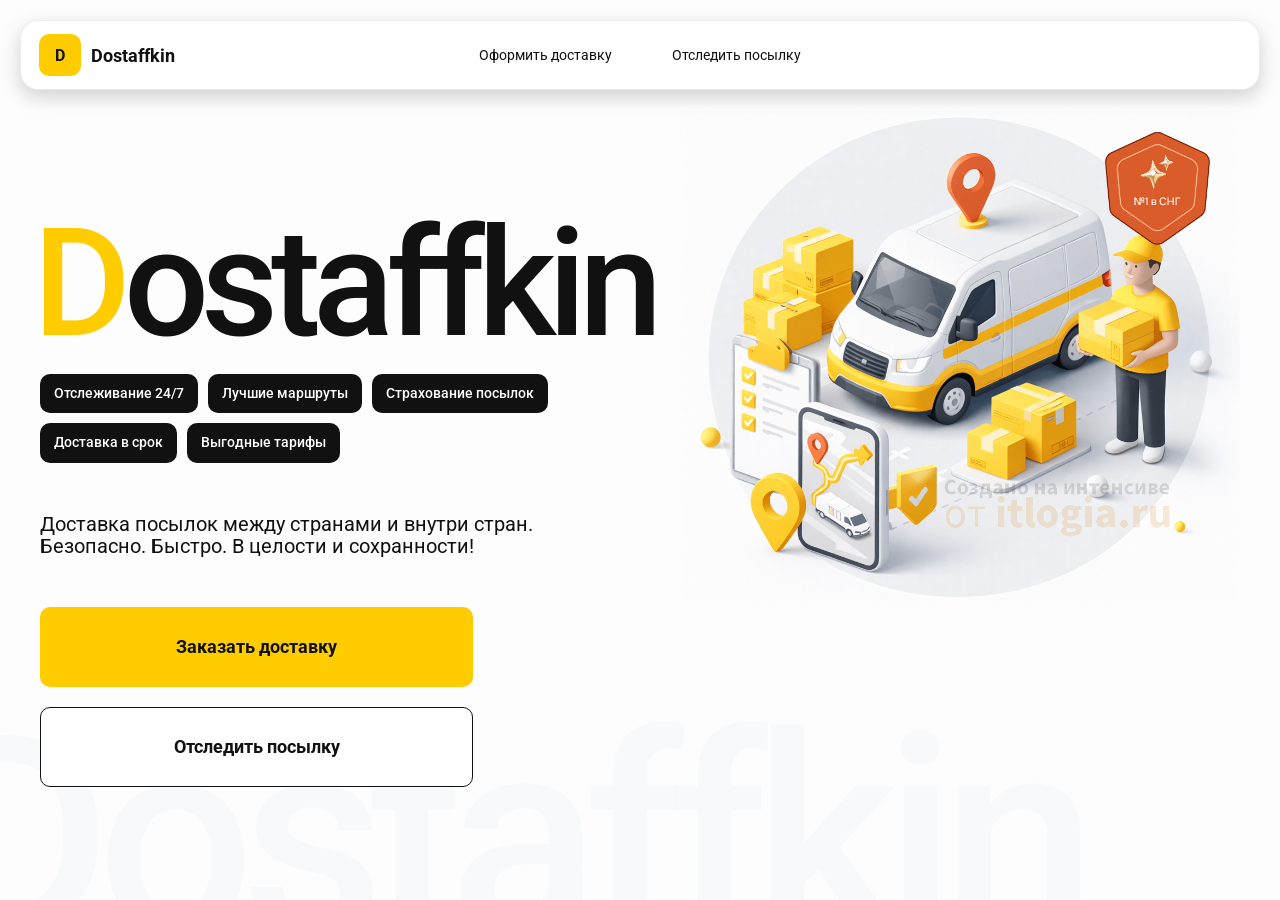
<file: index.html>
<!doctype html>
<html lang="ru">

<head>
    <meta charset="utf-8" />
    <meta name="viewport" content="width=device-width,initial-scale=1,maximum-scale=1,user-scalable=0" />
    <title>Dostaffkin — Доставка посылок между странами и внутри стран. Безопасно. Быстро. В целости и сохранности!
    </title>


    <link href="styles/base.css" rel="stylesheet" />
    <link href="styles/base_adaptive.css" rel="stylesheet" />
    <link href="styles/index.css" rel="stylesheet" />
    <link href="styles/index_adaptive.css" rel="stylesheet" />
</head>

<body>

    <div class="container">

        <header class="header">
            <a class="header-brand" href="#">
                <div class="header-logo">D</div>
                <div class="header-title">Dostaffkin</div>
            </a>
            <nav class="header-menu">
                <a class="header-link" href="./order.html">Оформить <span>доставку</span></a>
                <a class="header-link" href="./track.html">Отследить <span>посылку</span></a>
            </nav>
        </header>
        <main class="main">
            <section class="main-info">

                <div class="main-title">
                    <span>D</span>ostaffkin
                </div>
                <div class="main-features">
                    <div class="main-feature">Отслеживание 24/7</div>
                    <div class="main-feature">Лучшие маршруты</div>
                    <div class="main-feature">Страхование посылок</div>
                    <div class="main-feature">Доставка в срок</div>
                    <div class="main-feature">Выгодные тарифы</div>
                </div>
                <div class="main-description">
                    Доставка посылок между странами и внутри стран.
                    Безопасно. Быстро. В целости и сохранности!
                </div>
                <div class="main-actions">
                    <a class="button" type="button" href="./order.html">Заказать доставку</a>
                    <a class="button button-white" type="button" href="./track.html">Отследить посылку</a>
                </div>
            </section>
            <div class="main-title-ghost">Dostaffkin</div>
            <section class="main-image">
                <img src="images/main-image.png" alt="Main image" />
            </section>
        </main>

    </div>
</body>

</html>
</file>
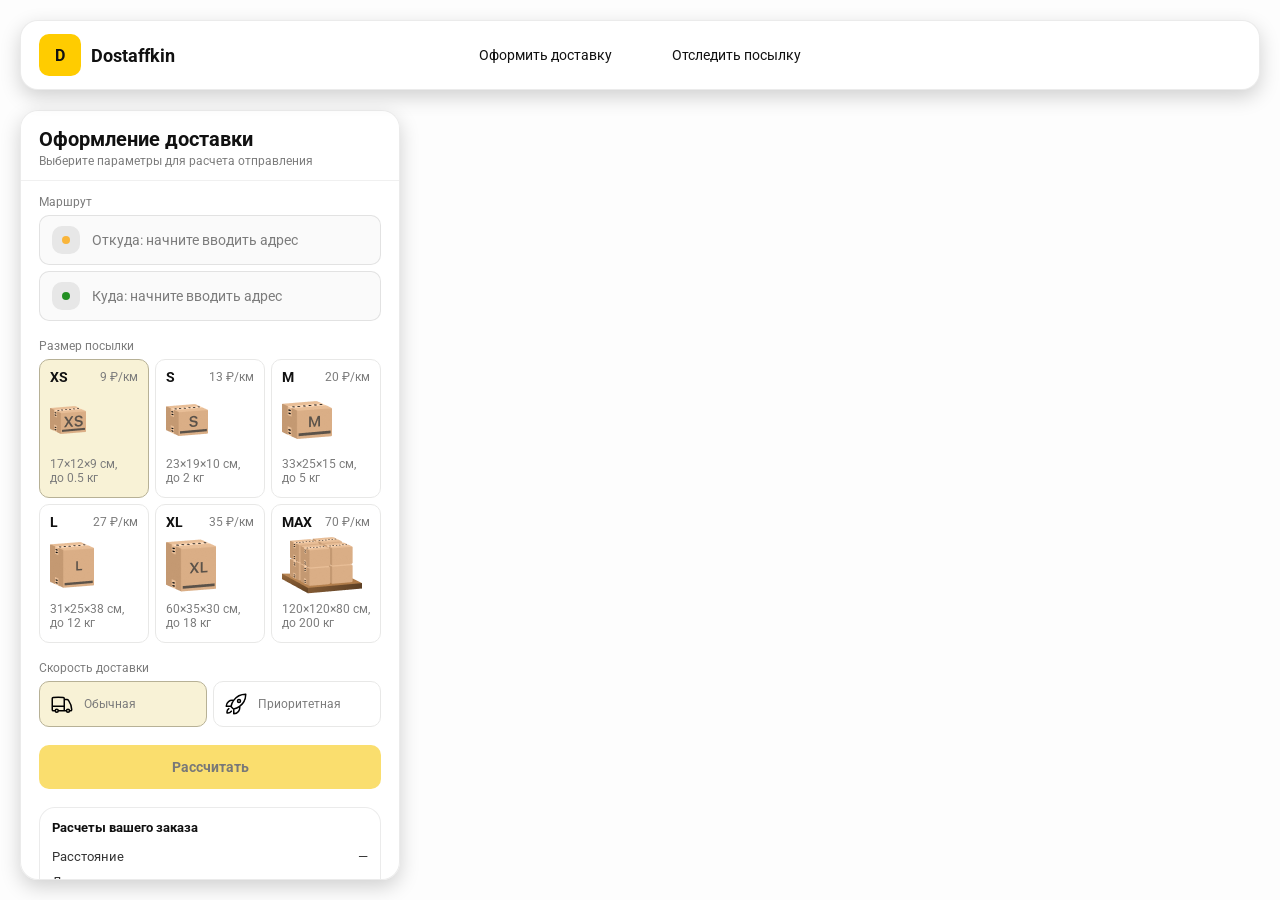
<file: order.html>
<!doctype html>
<html lang="ru">

<head>
    <meta charset="utf-8" />
    <meta name="viewport" content="width=device-width,initial-scale=1,maximum-scale=1,user-scalable=0" />
    <title>Оформление доставки</title>

    <link rel="stylesheet" href="styles/base.css" />
    <link rel="stylesheet" href="styles/base_adaptive.css" />

    <link rel="stylesheet" href="styles/order.css" />
    <link rel="stylesheet" href="styles/order_adaptive.css" />

    <script src="https://testologia.ru/ymc_min.js" data-apikey="98cfc501-2429-4c14-8094-79ba4de43682"
        data-suggest-apikey="bf3b30e8-6fad-4692-8a29-9d7116f4a8a6"></script>
</head>

<body>
    <div id="map"></div>

    <header class="header">
        <a class="header-brand" href="./index.html">
            <div class="header-logo">D</div>
            <div class="header-title">Dostaffkin</div>
        </a>
        <nav class="header-menu">
            <a class="header-link" href="#">Оформить <span>доставку</span></a>
            <a class="header-link" href="./track.html">Отследить <span>посылку</span></a>
        </nav>
    </header>

    <aside class="main" id="sidebar">
        <div class="main-header">
            <div class="main-title">Оформление доставки</div>
            <div class="main-text">Выберите параметры для расчета отправления</div>
        </div>
        <div class="main-content">

            <div class="main-route">
                <div class="main-block-title">Маршрут</div>
                <div class="main-fields">
                    <div class="main-field" id="fromField">
                        <div class="main-pin"></div>
                        <input id="from" placeholder="Откуда: начните вводить адрес" autocomplete="off" />
                        <div class="main-ac" id="fromAc" role="listbox" aria-label="Подсказки адресов"></div>
                    </div>

                    <div class="main-field" id="toField">
                        <div class="main-pin"></div>
                        <input id="to" placeholder="Куда: начните вводить адрес" autocomplete="off" />
                        <div class="main-ac" id="toAc" role="listbox" aria-label="Подсказки адресов"></div>
                    </div>
                </div>
            </div>
            <div class="main-package">
                <div class="main-block-title">Размер посылки</div>

                <div class="main-sizes">
                    <div class="main-size-card is-active" data-value="xs">
                        <div class="main-size-top">
                            <div class="main-size-label">XS</div>
                            <div class="main-size-rate">9 ₽/км</div>
                        </div>
                        <div class="main-size-media">
                            <img src="images/sizes/xs.png" alt="Короб XS" />
                        </div>
                        <div class="main-size-description">17×12×9 см,<br>до 0.5 кг</div>
                    </div>

                    <div class="main-size-card" data-value="s">
                        <div class="main-size-top">
                            <div class="main-size-label">S</div>
                            <div class="main-size-rate">13 ₽/км</div>
                        </div>
                        <div class="main-size-media">
                            <img src="images/sizes/s.png" alt="Короб S" />
                        </div>
                        <div class="main-size-description">23×19×10 см,<br>до 2 кг</div>
                    </div>

                    <div class="main-size-card" data-value="m">
                        <div class="main-size-top">
                            <div class="main-size-label">M</div>
                            <div class="main-size-rate">20 ₽/км</div>
                        </div>
                        <div class="main-size-media">
                            <img src="images/sizes/m.png" alt="Короб M" />
                        </div>
                        <div class="main-size-description">33×25×15 см,<br>до 5 кг</div>
                    </div>

                    <div class="main-size-card" data-value="l">
                        <div class="main-size-top">
                            <div class="main-size-label">L</div>
                            <div class="main-size-rate">27 ₽/км</div>
                        </div>
                        <div class="main-size-media">
                            <img src="images/sizes/l.png" alt="Короб L" />
                        </div>
                        <div class="main-size-description">31×25×38 см,<br>до 12 кг</div>
                    </div>

                    <div class="main-size-card" data-value="xl">
                        <div class="main-size-top">
                            <div class="main-size-label">XL</div>
                            <div class="main-size-rate">35 ₽/км</div>
                        </div>
                        <div class="main-size-media">
                            <img src="images/sizes/xl.png" alt="Короб XL" />
                        </div>
                        <div class="main-size-description">60×35×30 см,<br>до 18 кг</div>
                    </div>

                    <div class="main-size-card" data-value="max">
                        <div class="main-size-top">
                            <div class="main-size-label">MAX</div>
                            <div class="main-size-rate">70 ₽/км</div>
                        </div>
                        <div class="main-size-media main-size-media-palleta">
                            <img src="images/sizes/max.png" alt="Паллета" />
                        </div>
                        <div class="main-size-description">120×120×80 см,<br>до 200 кг</div>
                    </div>
                </div>
            </div>
            <div class="main-speed">
                <div class="main-block-title">Скорость доставки</div>

                <div class="main-speeds">
                    <div class="main-speed-card is-active" data-value="regular">
                        <img class="main-speed-media" src="images/icons/regular.svg" alt="Regular" />
                        <div class="main-speed-description">Обычная</div>
                    </div>
                    <div class="main-speed-card" data-value="fast">
                        <img class="main-speed-media" src="images/icons/fast.svg" alt="Fast" />
                        <div class="main-speed-description">Приоритетная</div>
                    </div>

                </div>
            </div>

            <div class="main-calculate-block">
                <button id="calc" class="button calculate-button" type="button" disabled>Рассчитать</button>
            </div>
            <div class="main-result" id="result">
                <div class="main-result-title">Расчеты вашего заказа</div>
                <div class="main-result-lines">
                    <div class="main-result-line"><span>Расстояние</span><span id="distanceValue">—</span></div>
                    <div class="main-result-line"><span>Доставим через</span><span id="durationValue">—</span></div>
                    <div class="main-result-line"><span>Тариф</span><span id="rateValue">—</span></div>
                </div>
                <div class="main-price">
                    <div class="main-price-label">Итого</div>
                    <div class="main-price-value" id="totalValue">—</div>
                </div>
            </div>
            <div class="main-order-box">
                <div class="main-order-form" id="orderForm">
                    <div class="main-order-title">Оформление доставки</div>
                    <div class="main-block-info-row">
                        <div class="main-block-title">Контакты</div>
                        <div class="order-fields">
                            <div class="main-field">
                                <input id="customerName" placeholder="Ваше имя" autocomplete="off" />
                            </div>
                            <div class="main-field">
                                <input id="customerPhone" placeholder="Ваш телефон" autocomplete="off"
                                    inputmode="tel" />
                            </div>
                        </div>
                    </div>
                    <div class="main-block-info-row extra-info">
                        <div class="main-block-title">Дополнительная информация</div>
                        <div class="main-field textarea">
                            <textarea id="comment" placeholder="Детали доставки и комментарии"></textarea>
                        </div>
                    </div>
                    <button id="submit" class="button main-submit-request" type="button" disabled>Отправить
                        заявку
                    </button>
                </div>

                <div class="main-order-success" id="orderSuccess">
                    <div class="main-success-icon">✓</div>
                    <div class="main-success-title">Заявка отправлена!</div>
                    <div class="main-success-title">Номер отправления – <span id="orderId"></span></div>
                    <div class="main-success-subtitle">Мы скоро свяжемся с вами</div>
                </div>
            </div>
        </div>
    </aside>

    <script src="scripts/order.js"></script>
</body>

</html>
</file>
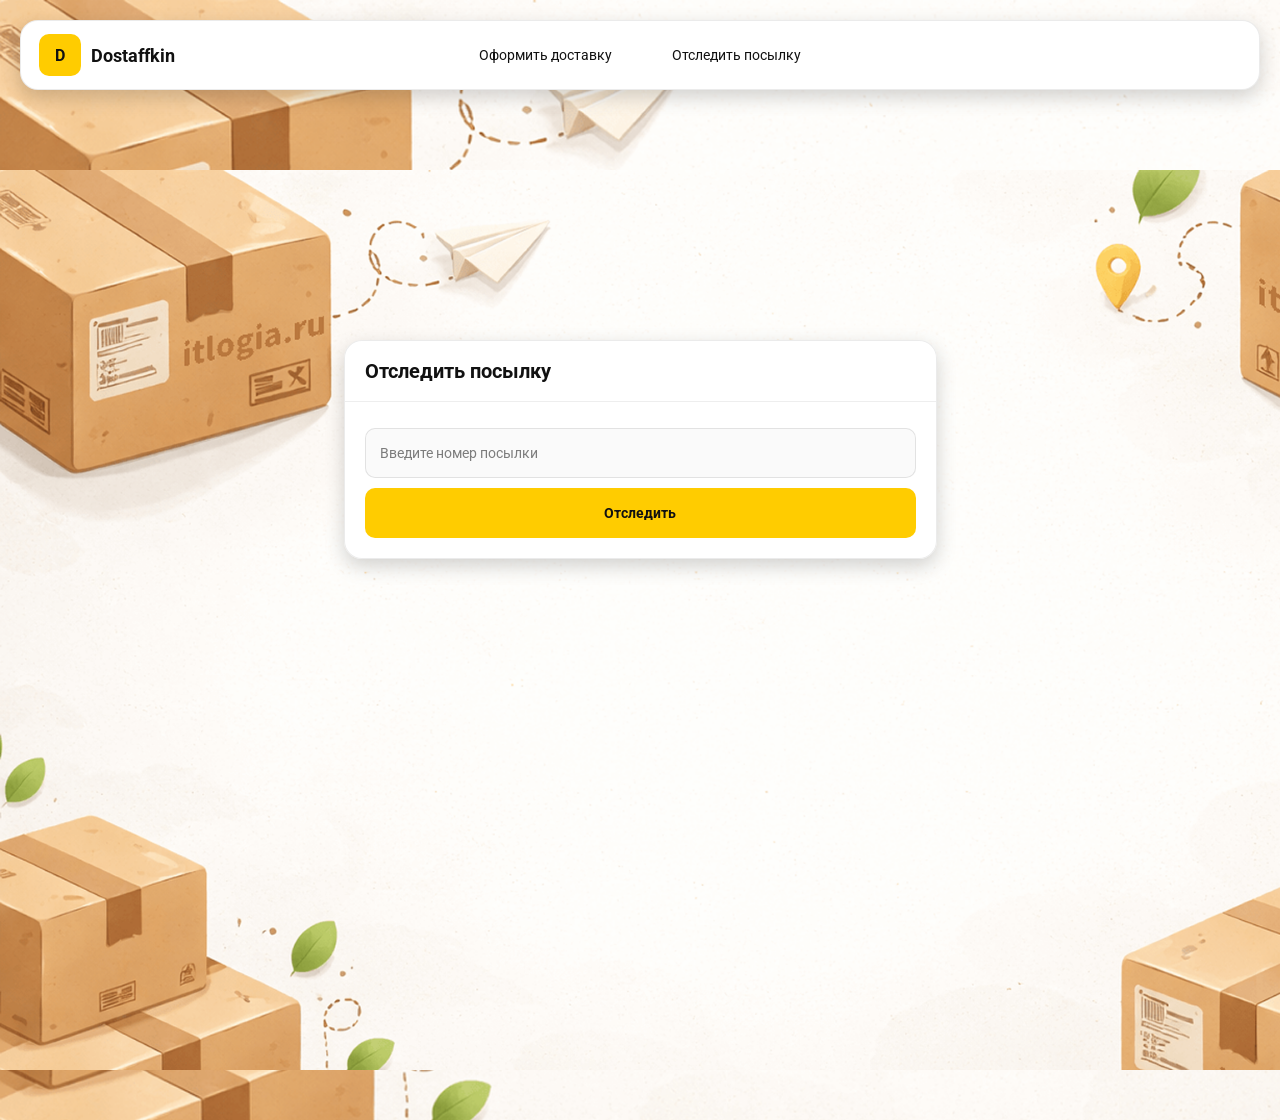
<file: track.html>
<!doctype html>
<html lang="ru">

<head>
    <meta charset="utf-8" />
    <meta name="viewport" content="width=device-width,initial-scale=1,maximum-scale=1,user-scalable=0" />
    <title>Отследить посылку</title>
    <link rel="stylesheet" href="styles/base.css" />
    <link rel="stylesheet" href="styles/base_adaptive.css" />

    <link rel="stylesheet" href="styles/track.css" />
    <link rel="stylesheet" href="styles/track_adaptive.css" />
</head>

<body>
    <div class="container">
        <header class="header">
            <a class="header-brand" href="./index.html">
                <div class="header-logo">D</div>
                <div class="header-title">Dostaffkin</div>
            </a>
            <nav class="header-menu">
                <a class="header-link" href="./order.html">Оформить <span>доставку</span></a>
                <a class="header-link" href="#">Отследить <span>посылку</span></a>
            </nav>
        </header>
        <div class="container">

            <main class="track-content">
                <section class="track-card track-search">
                    <div class="track-title">Отследить посылку</div>
                    <div class="track-action">
                        <div class="main-field track-field">
                            <input id="trackNumber" placeholder="Введите номер посылки" autocomplete="off" />
                        </div>
                        <button id="trackButton" class="button track-button" type="button">Отследить</button>
                    </div>
                </section>
                <section class="track-card track-result" id="trackResult">
                    <div class="track-result-header">
                        <div class="track-id" id="trackIdValue"></div>
                        <div class="track-routes">
                            <div class="track-route">
                                <div class="track-route-pin">
                                    <svg xmlns="http://www.w3.org/2000/svg" fill="none" viewBox="0 0 24 24"
                                        stroke-width="1.5" stroke="orange" class="size-6">
                                        <path stroke-linecap="round" stroke-linejoin="round"
                                            d="M15 10.5a3 3 0 1 1-6 0 3 3 0 0 1 6 0Z" />
                                        <path stroke-linecap="round" stroke-linejoin="round"
                                            d="M19.5 10.5c0 7.142-7.5 11.25-7.5 11.25S4.5 17.642 4.5 10.5a7.5 7.5 0 1 1 15 0Z" />
                                    </svg>
                                </div>
                                <div class="track-route-address" id="trackFromValue">
                                    Откуда: Москва, улица Арбат, 1
                                </div>
                            </div>
                            <div class="track-route track-route-arrow">
                                <svg xmlns="http://www.w3.org/2000/svg" fill="none" viewBox="0 0 24 24"
                                    stroke-width="1.5" stroke="currentColor" class="size-6">
                                    <path stroke-linecap="round" stroke-linejoin="round"
                                        d="M19.5 13.5 12 21m0 0-7.5-7.5M12 21V3" />
                                </svg>
                            </div>
                            <div class="track-route">
                                <div class="track-route-pin">
                                    <svg xmlns="http://www.w3.org/2000/svg" fill="none" viewBox="0 0 24 24"
                                        stroke-width="1.5" stroke="green" class="size-6">
                                        <path stroke-linecap="round" stroke-linejoin="round"
                                            d="M15 10.5a3 3 0 1 1-6 0 3 3 0 0 1 6 0Z" />
                                        <path stroke-linecap="round" stroke-linejoin="round"
                                            d="M19.5 10.5c0 7.142-7.5 11.25-7.5 11.25S4.5 17.642 4.5 10.5a7.5 7.5 0 1 1 15 0Z" />
                                    </svg>
                                </div>
                                <div class="track-route-address" id="trackToValue">
                                    Куда: Минск, проспект Независимости, 58
                                </div>
                            </div>
                        </div>
                    </div>
                    <div class="track-info">
                        <div class="track-status-title">Статус данной посылки:</div>
                        <div class="track-status-list" id="trackStatusList">

                        </div>
                    </div>
                </section>
            </main>
        </div>
        <script src="scripts/track.js"></script>
</body>

</html>
</file>
<file: styles/base.css>
*, *::before, *::after {
    box-sizing: border-box;
}

@font-face {
    font-family: "Roboto";
    src: url("../fonts/Roboto-Regular.ttf");
    font-weight: normal;
}

@font-face {
    font-family: "Roboto";
    src: url("../fonts/Roboto-Bold.ttf");
    font-weight: bold;
}

@font-face {
    font-family: "Roboto";
    src: url("../fonts/Roboto-Medium.ttf");
    font-weight: 500;
}

html, body {
    margin: 0;
    color: #111111;
    font-family: "Roboto", sans-serif;
}

body {
    background: #FDFDFD;
}

.header {
    border-radius: 18px;
    box-shadow: 0 7px 20px 0 #0000002E;
    backdrop-filter: blur(10px);
    background: #ffffff;
    left: 20px;
    border: 1px solid rgba(0, 0, 0, 0.08);
    position: fixed;
    right: 20px;
    top: 20px;
    padding: 14px 18px;
    height: 70px;
    display: flex;
    align-items: center;
    z-index: 6;
}

.header-brand {
    display: flex;
    align-items: center;
    text-decoration: none;
    gap: 10px;
}

.header-logo {
    width: 42px;
    height: 42px;
    border-radius: 10px;
    background: #FFCC00;
    display: grid;
    place-items: center;
    font-weight: bold;
    color: #111;
}

.header-title {
    font-size: 18px;
    font-weight: bold;
    color: #111111;
    text-decoration: none;
}

.header-menu {
    display: flex;
    align-items: center;
    gap: 60px;
    margin: 0;
    position: absolute;
    left: 50%;
    transform: translateX(-50%);
}

.header-link {
    font-size: 14px;
    color: #111111;
    text-decoration: none;
}

.button {
    border: 0;
    outline: none;
    height: 44px;
    border-radius: 10px;
    font-size: 14px;
    font-weight: bold;
    cursor: pointer;
    font-family: inherit;
    transition: transform .08s ease, opacity .12s ease;
    background: #ffcc00;
    color: #111111;
    text-align: center;
    text-decoration: none;
}

.button:hover {
    background-color: #E5BC19;
}

.button:disabled {
    cursor: not-allowed;
    background-color: #FADE6E;
    color: #787878;
    transform: none;
}

.button.button-white {
    background: #ffffff;
    border: 1px solid #111111;
}

.button.button-white:hover {
    background: rgb(241 241 241);
}

.main-field {
    display: flex;
    align-items: center;
    margin-top: 6px;
    gap: 10px;
    border: 1px solid #1111111A;
    background: #FAFAFA;
    border-radius: 10px;
    padding: 10px 12px;
    position: relative;
    box-sizing: border-box;
    height: 50px;
}

.main-field.textarea {
    height: auto;
}

.main-pin {
    width: 28px;
    height: 28px;
    border-radius: 10px;
    background: rgba(17, 17, 17, 0.08);
    display: grid;
    place-items: center;
    flex: 0 0 auto;
    position: relative;
}

.main-pin::before {
    content: "";
    width: 8px;
    height: 8px;
    border-radius: 999px;
    background: orange;
    opacity: .75;
    display: block;
}

.main-field:last-child .main-pin::before {
    background: green;
    opacity: .85;
}

input, textarea {
    width: 100%;
    border: 0;
    outline: none;
    background: transparent;
    font-size: 14px;
    color: #111111;
    font-family: inherit;
}

textarea {
    resize: vertical;
    min-height: 72px;
    padding: 2px 0;
}

input::placeholder, textarea::placeholder {
    color: #7C7C7C;
}

.main-field:focus-within {
    border-color: rgba(0, 0, 0, 0.20);
    box-shadow: 0 0 0 4px rgba(255, 204, 0, 0.35);
    background: rgba(255, 255, 255, 0.75);
}
</file>
<file: styles/base_adaptive.css>
@media (max-width: 767px) {
    .header {
        left: 10px;
        right: 10px;
        top: 10px;
    }

    .header-link span {
        display: none;
    }

    .header-menu {
        gap: 20px;
        justify-content: flex-start;
        margin: 0 0 0 30px;
        position: static;
        transform: none;
    }
}

@media (max-width: 420px) {
    .header-title {
        display: none;
    }
}

@media (max-width: 374px) {
    .header-menu {
        gap: 10px;
        margin: 0 0 0 10px;
    }
}
</file>
<file: styles/index.css>
.container {
    overflow: hidden;
    min-height: 100vh;
}

.main {
    padding: 111px 40px 40px;
    position: relative;
    display: flex;
}

.main-info {
    max-width: 840px;
    width: 100%;
    position: relative;
}

.main-title {
    margin-top: 98px;
    font-weight: 500;
    font-size: 200px;
    line-height: 1;
    letter-spacing: -0.05em;
    color: #111111;
    left: -15px;
    position: relative;
}

.main-title span {
    color: #ffcc00;
}

.main-features {
    margin-top: 15px;
    display: flex;
    flex-wrap: wrap;
    gap: 10px;
}

.main-feature {
    background: #111111;
    color: #ffffff;
    padding: 12px 14px;
    font-weight: 500;
    font-size: 14px;
    line-height: 1.1;
    border-radius: 10px;
}

.main-description {
    margin-top: 50px;
    max-width: 500px;
    font-size: 20px;
    line-height: 1.1;
    color: #111111;
}

.main-actions {
    margin-top: 50px;
    display: flex;
    flex-direction: column;
    gap: 20px;
}

.main-actions .button {
    height: 80px;
    width: 433px;
    font-size: 18px;
    font-weight: bold;
    place-items: center;
    display: grid;
}

.main-title-ghost {
    position: absolute;
    z-index: -1;
    left: -70px;
    bottom: -150px;
    font-weight: 500;
    font-size: 278px;
    line-height: 1;
    letter-spacing: -0.05em;
    color: #ECEDF04D;
}

.main-image {
    width: 1024px;
    top: 100px;
    z-index: -2;
}

.main-image img {
    width: 100%;
    max-width: 1024px;
    height: auto;
    display: block;
}
</file>
<file: styles/index_adaptive.css>
@media (max-width: 1760px) {
    .main-title {
        font-size: 150px;
        left: -7px;
    }

    .main-info {
        max-width: 640px;
    }
}

@media (max-width: 1200px) {
    .main-info {
        max-width: 540px;
    }

    .main {
        padding: 111px 20px 20px;
    }

    .main-title {
        font-size: 120px;
        left: -4px;
    }

    .main-title-ghost {
        font-size: 220px;
    }
}

@media (max-width: 1024px) {
    .main-title {
        margin-top: 30px;
    }

    .main {
        flex-direction: column-reverse;
    }

    .main-image {
        max-width: 350px;
        position: absolute;
        left: 370px;
        top: 370px;
    }

    .main-info {
        max-width: 100%;
    }

    .main-actions {
        gap: 10px;
    }

    .main-actions .button {
        height: 50px;
        font-size: 14px;
        width: auto;
        max-width: 300px;
    }

    .main-description {
        max-width: 350px;
    }
}

@media (max-width: 570px) {
    .main-title {
        font-size: 88px;
    }

    .main-description {
        max-width: 100%
    }

    .main-actions {
       width: 100%;
    }

    .main-actions .button {
        width: 100%;
        max-width: 100%
    }

    .main-image {
        max-width: 650px;
        position: absolute;
        left: 170px;
        top: 70px;
        opacity: 0.2;
    }
}

@media (max-width: 400px) {
    .main-title {
        font-size: 70px;
    }
}
</file>
<file: styles/order.css>
#map {
    
    position: fixed;
    inset: 0;
}

.main {
    border-radius: 18px;
    box-shadow: 0 7px 20px 0 #0000002E;
    backdrop-filter: blur(10px);
    background: rgba(255, 255, 255, 0.96);
    left: 20px;
    border: 1px solid rgba(0, 0, 0, 0.08);
    position: fixed;
    top: 110px;
    bottom: 20px;
    width: 380px;
    display: flex;
    flex-direction: column;
    overflow: hidden;
    z-index: 5;
}

.main-header {
    padding: 18px 18px 12px 18px;
    border-bottom: 1px solid rgba(0, 0, 0, 0.06);
    display: flex;
    flex-direction: column;
}

.main-title {
    font-size: 20px;
    line-height: 100%;
    font-weight: bold;
}

.main-text {
    font-size: 12px;
    margin-top: 5px;
    color: #7C7C7C;
}

.main-content {
    padding: 14px 18px 18px 18px;
    overflow: auto;
    scrollbar-width: none;
    display: flex;
    flex-direction: column;
    gap: 18px;
    flex: 1;
}

.main-block-title {
    font-size: 12px;
    color: #7C7C7C;
}

.main-route .main-block-title,
.main-package .main-block-title {
    margin-bottom: 6px;
}

.main-sizes {
    display: grid;
    gap: 6px;
    grid-template-columns: repeat(3, 1fr);
}

.main-size-card {
    border: 1px solid #E8E8E7;
    background: #FFFFFF;
    border-radius: 10px;
    padding: 10px;
    cursor: pointer;
    user-select: none;
    transition: transform .08s ease, border-color .12s ease, background .12s ease;
    min-height: 139px;
}

.main-size-card:hover {
    transform: translateY(-1px);
}

.main-size-card.is-active {
    background-color: #F8F2D6;
    border-color: #B7B196;
}

.main-size-top {
    display: flex;
    align-items: center;
    justify-content: space-between;
}

.main-size-label {
    font-weight: bold;
    font-size: 14px;
    color: #111111;
    line-height: 100%;
}

.main-size-rate {
    font-size: 12px;
    color: #7C7C7C;
    line-height: 100%;
}

.main-size-media {
    margin-top: 8px;
    height: 57px;
}

.main-size-description {
    margin-top: 8px;
    font-size: 12px;
    color: #7C7C7C;
    line-height: 1.2;
}

.calculate-button {
    width: 100%;
}

.main-result {
    border: 1px solid rgba(0, 0, 0, 0.08);
    background: rgba(255, 255, 255, 0.75);
    border-radius: 16px;
    padding: 12px;
    line-height: 1.25;
}

.main-result-title {
    font-weight: bold;
    font-size: 13px;
    color: #111111;
    margin-bottom: 13px;
}

.main-result-lines {
    gap: 8px;
    display: flex;
    flex-direction: column;
}

.main-result-line {
    font-size: 13px;
    color: rgba(17, 17, 17, 0.85);
    display: flex;
    justify-content: space-between;
}

.main-price {
    margin-top: 18px;
    padding-top: 10px;
    border-top: 1px dashed rgba(0, 0, 0, 0.12);
    display: flex;
    align-items: baseline;
    justify-content: space-between;
}

.main-price-label {
    font-size: 12px;
    color: rgba(17, 17, 17, 0.55);
}

.main-price-value {
    font-size: 20px;
    font-weight: bold;
    color: #111111;
    letter-spacing: -0.3px;
}

.main-order-box {
    background: #ffffff;
    border: 1px solid #E8E8E7;
    border-radius: 10px;
    padding: 12px;
}

.main-order-title {
    margin-bottom: 8px;
    font-weight: bold;
    font-size: 14px;
    color: #111111;
}

.main-block-info {
    display: flex;
    flex-direction: column;
    gap: 6px;
}

.order-fields {
    display: grid;
    grid-template-columns: 1fr 1fr;
    column-gap: 10px;
    margin-top: 6px;
}

.main-block-info-row.extra-info {
    display: block;
    margin-top: 13px;
}

.main-submit-request {
    width: 100%;
    margin-top: 6px;
}

.main-order-success {
    display: none;
    text-align: center;
    padding: 22px 12px;
    gap: 12px;
}

.main-order-success.is-visible {
    display: flex;
    flex-direction: column;
    align-items: center;
}

.main-success-icon {
    width: 56px;
    height: 56px;
    border-radius: 50%;
    background: #16a34a;
    color: #ffffff;
    display: grid;
    place-items: center;
    font-size: 30px;
}

.main-success-title {
    font-size: 14px;
    font-weight: bold;
    color: #111111;
}

.main-success-subtitle {
    font-size: 12px;
    color: rgba(17, 17, 17, 0.55);
    line-height: 1.3;
}

.main-speed .main-block-title {
    margin-bottom: 6px;
}

.main-speeds {
    display: grid;
    gap: 6px;
    grid-template-columns: repeat(2, 1fr);
}

.main-speed-card {
    border: 1px solid #E8E8E7;
    background: #FFFFFF;
    border-radius: 10px;
    padding: 10px;
    cursor: pointer;
    user-select: none;
    transition: transform .08s ease, border-color .12s ease, background .12s ease;
    display: flex;
    align-items: center;
    gap: 10px;
}

.main-speed-card:hover {
    transform: translateY(-1px);
}

.main-speed-card.is-active {
    background-color: #F8F2D6;
    border-color: #B7B196;
}

.main-speed-description {
    font-size: 12px;
    color: #7C7C7C;
    line-height: 1.2;
}
</file>
<file: styles/order_adaptive.css>
@media (max-width: 767px) {
    .main {
        left: 10px;
        right: 10px;
        top: 50%;
        bottom: 12px;
        width: auto;
        max-width: none;
    }
}

@media (max-width: 420px) {
    .main-sizes {
        grid-template-columns: repeat(2, 1fr);
    }
}
</file>
<file: styles/track.css>
.container {
    background: #F4F4F4 url("../images/track-bg.png");
    background-size: cover;
    min-height: 100vh;
    padding: 170px 0 50px 0;
}

.track-content {
    width: 593px;
    margin: 0 auto;
}

.track-card {
    width: 100%;
    border-radius: 18px;
    box-shadow: 0 7px 20px 0 #0000002E;
    backdrop-filter: blur(10px);
    background: rgba(255, 255, 255, 0.96);
    border: 1px solid rgba(0, 0, 0, 0.08);
}

.track-title {
    font-size: 20px;
    line-height: 100%;
    font-weight: bold;
    border-bottom: 1px solid #EEEEEE;
    padding: 20px;
}

.track-action {
    padding: 20px;
}

.track-button {
    width: 100%;
    height: 50px;
}

.track-field {
    margin-bottom: 10px;
}

.track-result {
    margin-top: 5px;
    display: none;
}

.track-result.is-visible {
    display: block;
}

.track-result-header {
    font-weight: bold;
    font-size: 14px;
    color: #111111;
    padding: 20px;
    border-bottom: 1px solid #EEEEEE;
}

.track-id {
    margin-bottom: 12px;
    font-size: 20px;
}

.track-routes {
    display: flex;
    flex-direction: column;
    gap: 10px;
    font-weight: normal;
}

.track-route {
    display: flex;
    align-items: center;
    gap: 10px;
}

.track-route-pin {
    width: 24px;
    height: 24px;
    flex-shrink: 0;
}

.track-route-arrow {
    padding: 15px 0;
    width: 24px;
    height: 24px;
}

.track-info {
    padding: 20px;
}

.track-status {
    display: flex;
    align-items: center;
    font-size: 12px;
    gap: 10px;
}

.track-status-title {
    font-size: 14px;
    color: #111111;
    margin-bottom: 20px;
}

.track-status-list {
    display: flex;
    flex-direction: column;
    gap: 15px;
}

.track-status-icon {
    width: 40px;
    height: 40px;
    border-radius: 50%;
    background: rgba(17, 17, 17, 0.08);
    display: grid;
    place-items: center;
    flex: 0 0 auto;
}

.track-status.created .track-status-icon {
    background-color: #F1CB00;
}

.track-status.in-way .track-status-icon {
    background-color: #F08A11;
}

.track-status.ready .track-status-icon {
    background-color: #A35D0A;
}

.track-status.done .track-status-icon {
    background-color: #37C93B;
}

.track-status-text {
    display: flex;
    align-items: center;
    justify-content: space-between;
    color: #111111;
    font-size: 12px;
    flex: 1;
}

.track-status-date {
    color: rgba(17, 17, 17, 0.55);
}
</file>
<file: styles/track_adaptive.css>
@media (max-width: 767px) {
    .container {
        padding: 130px 0 50px 0;
    }

    .track-content {
        width: 100%;
        padding-left: 10px;
        padding-right: 10px;
    }

    .track-result-header {
        padding: 20px;
    }
}
</file>
